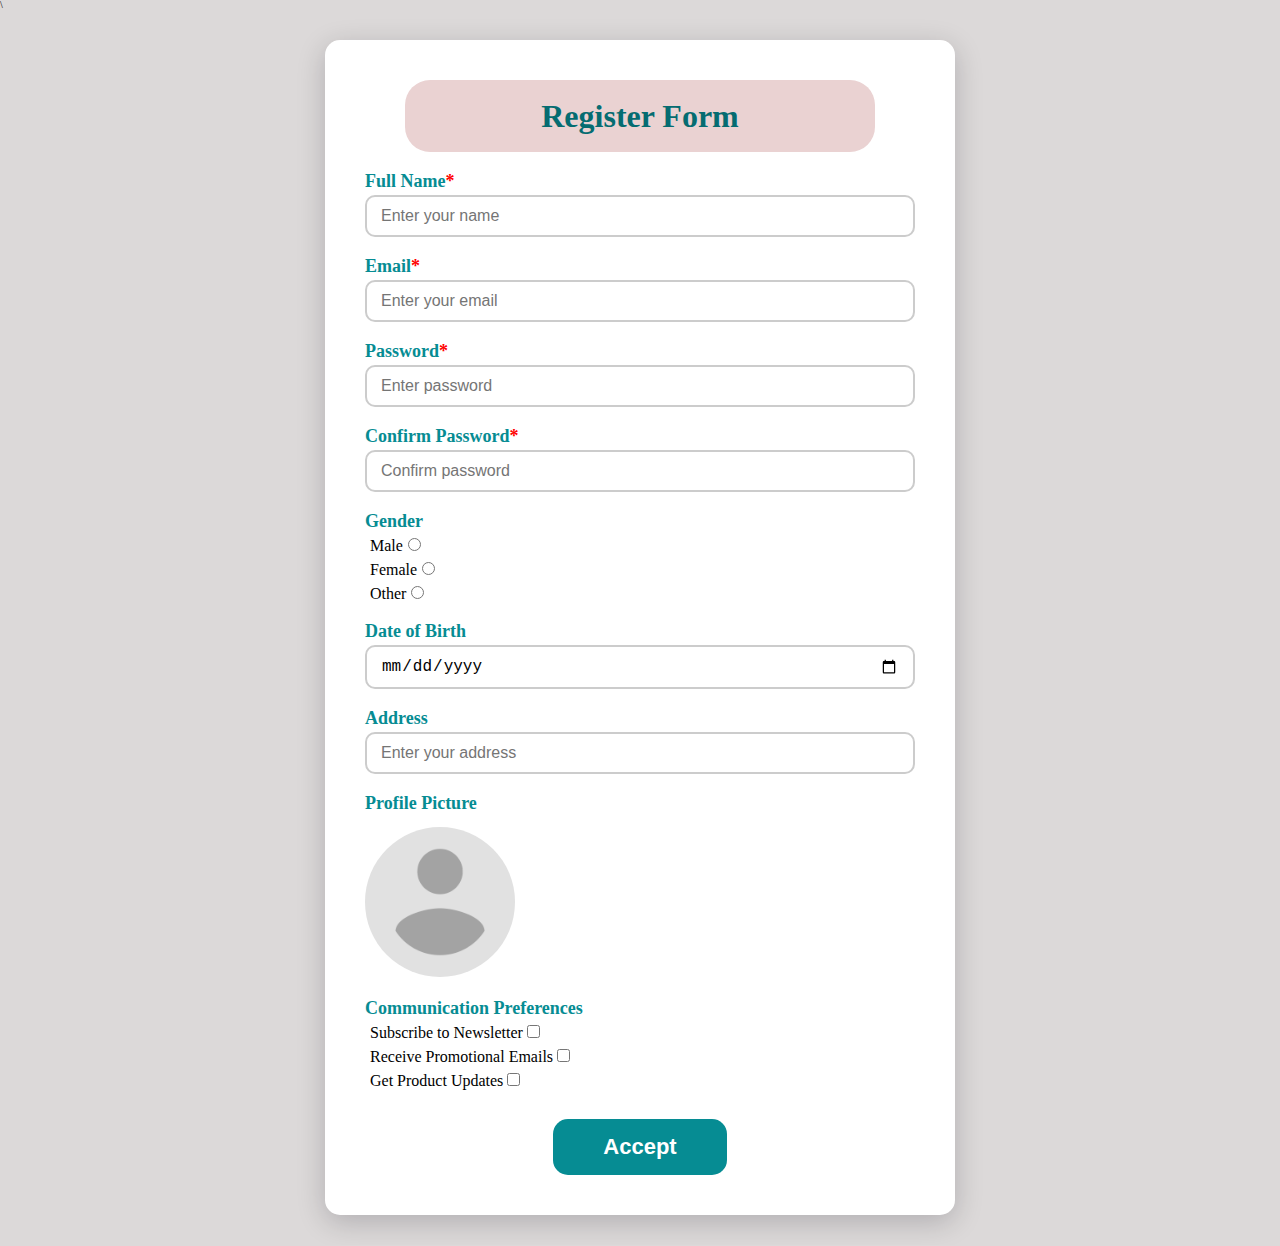
<file: form-interactive.html>
<!DOCTYPE html>
<html lang="en">
  <head>
    <meta charset="UTF-8" />
    <meta name="viewport" content="width=device-width, initial-scale=1.0" />
    <link rel="stylesheet" href="./css/reset.css" />
    \
    <link rel="stylesheet" href="./css/form.css" />
    <title>Form Tương Tác</title>
  </head>
  <body>
    <div class="container">
      <h1 title="Register Form title">Register Form</h1>
      <form action="" class="form" autocomplete="off" spellcheck="false">
        <!-- INPUT FULLNAME -->
        <div class="form-group required">
          <label for="username" class="label">Full Name</label>
          <input
            type="text"
            name="username"
            id="username"
            class="input"
            placeholder="Enter your name"
          />
        </div>

        <!-- INPUT EMAIL -->
        <div class="form-group required">
          <label for="useremail" class="label">Email</label>
          <input
            type="email"
            name="useremail"
            id="useremail"
            class="input"
            placeholder="Enter your email"
          />
        </div>

        <!-- INPUT PASSWORD -->
        <div class="form-group required">
          <label for="password" class="label">Password</label>
          <input
            type="text"
            name="password"
            id="password"
            class="input"
            placeholder="Enter password"
          />
        </div>

        <!-- INPUT CONFIRMPASSWORD -->
        <div class="form-group required">
          <label for="confirmpassword" class="label">Confirm Password</label>
          <input
            type="text"
            name="confrimpassword"
            id="confirmpassword"
            class="input"
            placeholder="Confirm password"
          />
        </div>

        <!-- INPUT GENDER -->
        <div class="form-group radio-group">
          <label class="label">Gender</label>
          <ul>
            <li>
              <label for="male">Male</label
              ><input type="radio" name="gender" id="male" required />
            </li>
            <li>
              <label for="female">Female</label
              ><input type="radio" name="gender" id="female" required />
            </li>
            <li>
              <label for="other">Other</label
              ><input type="radio" name="gender" id="other" required />
            </li>
          </ul>
        </div>

        <!-- INPUT DATE OF BIRTH -->
        <div class="form-group">
          <label for="birth-date" class="label">Date of Birth</label>
          <input type="date" name="birth-date" id="birth-date" class="input" />
        </div>

        <!-- INPUT ADDRESS -->
        <div class="form-group">
          <label for="address" class="label">Address</label>
          <input
            type="text"
            name="address"
            id="address"
            class="input"
            placeholder="Enter your address"
          />
        </div>

        <!-- INPUT AVATAR -->
        <div class="form-group checkbox-group">
          <label for="avatar-input" class="label">Profile Picture</label>
          <label for="avatar-input" class="avatar-input"
            ><img
              class="img-avatar"
              src="./img/img_avatar_placeholder.png"
              alt=""
          /></label>
          <input
            type="file"
            name="avatar"
            id="avatar-input"
            class="avatar-input"
            accept="image/*"
            hidden
          />
        </div>

        <!-- IMPUT COMMUNICATION PREFERENCES -->
        <div class="form-group">
          <label for="communication" class="label"
            >Communication Preferences</label
          >
          <ul>
            <li>
              <label>Subscribe to Newsletter<input type="checkbox" /></label>
            </li>
            <li>
              <label>Receive Promotional Emails<input type="checkbox" /></label>
            </li>
            <li>
              <label>Get Product Updates<input type="checkbox" /></label>
            </li>
          </ul>
        </div>

        <!-- BUTTON SUBMIT -->
        <div class="form-group">
          <button type="submit" class="btn">Accept</button>
        </div>
      </form>
    </div>
  </body>
</html>
</file>
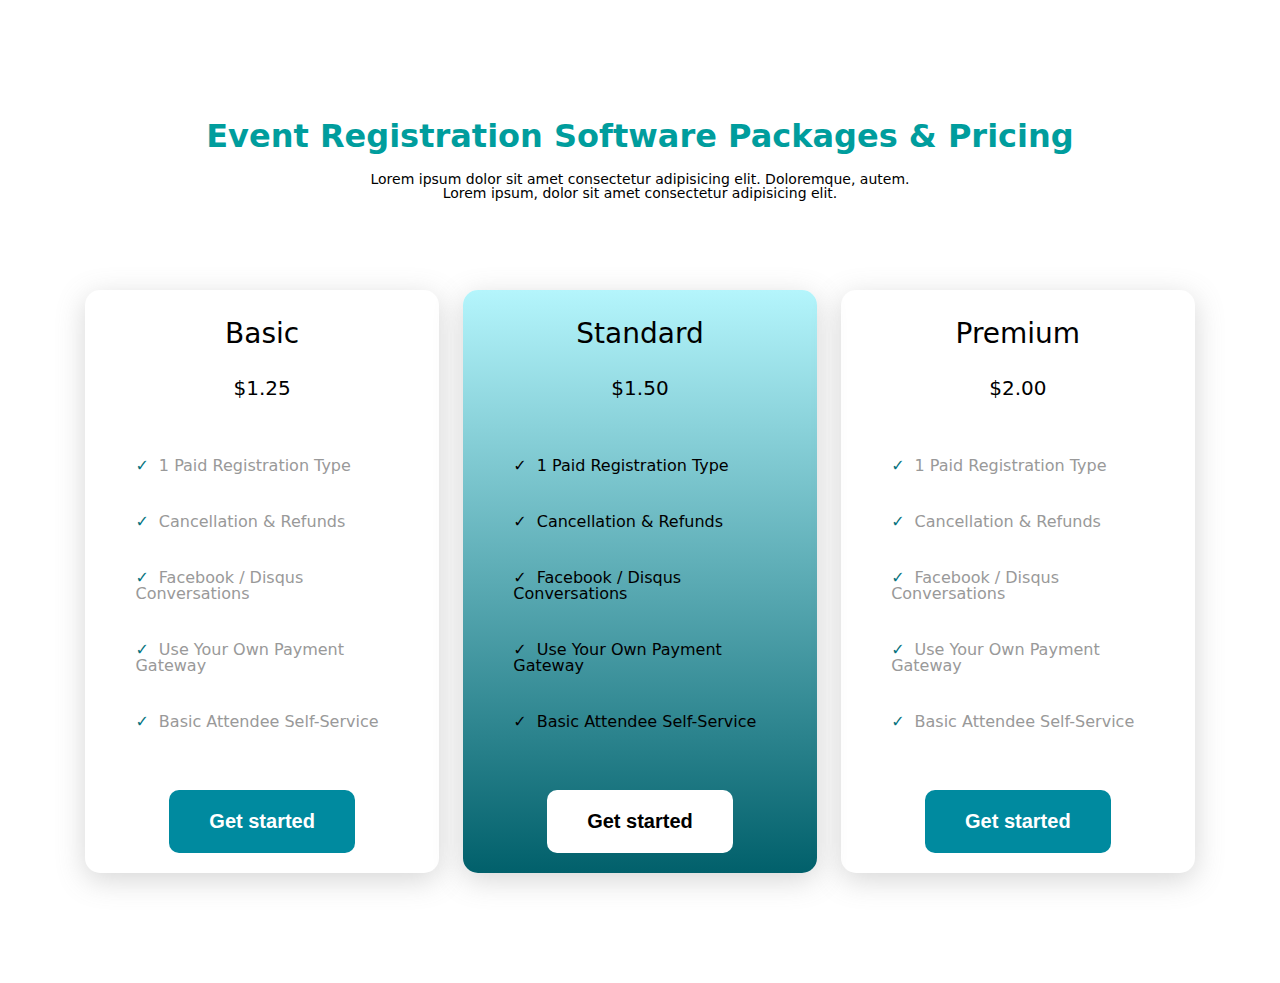
<file: pricing-table.html>
<!DOCTYPE html>
<html lang="en">
  <head>
    <meta charset="UTF-8" />
    <meta name="viewport" content="width=device-width, initial-scale=1.0" />
    <link rel="stylesheet" href="./css/reset.css" />
    <link rel="stylesheet" href="./css/pricing-table.css" />
    <title>Pricing Table</title>
  </head>
  <body>
    <div class="wrapper">
      <div class="header">
        <h1 title="Pricing title">Event Registration Software Packages & Pricing</h1>
        <p>
          Lorem ipsum dolor sit amet consectetur adipisicing elit. Doloremque,
          autem. <br />
          Lorem ipsum, dolor sit amet consectetur adipisicing elit.
        </p>
      </div>
      <div class="container">
        <!-- Basic container -->
        <div class="article">
          <h2>Basic</h2>
          <h3>$1.25</h3>
          <ul>
            <li>1 Paid Registration Type</li>
            <li>Cancellation & Refunds</li>
            <li>Facebook / Disqus Conversations</li>
            <li>Use Your Own Payment Gateway</li>
            <li>Basic Attendee Self-Service</li>
          </ul>
          <button class="btn" type="button">Get started</button>
        </div>
        <!-- Standard container -->
        <div class="article">
          <h2>Standard</h2>
          <h3>$1.50</h3>
          <ul>
            <li>1 Paid Registration Type</li>
            <li>Cancellation & Refunds</li>
            <li>Facebook / Disqus Conversations</li>
            <li>Use Your Own Payment Gateway</li>
            <li>Basic Attendee Self-Service</li>
          </ul>
          <button class="btn" type="button">Get started</button>
        </div>
        <!-- Premium Container -->
        <div class="article">
          <h2>Premium</h2>
          <h3>$2.00</h3>
          <ul>
            <li>1 Paid Registration Type</li>
            <li>Cancellation & Refunds</li>
            <li>Facebook / Disqus Conversations</li>
            <li>Use Your Own Payment Gateway</li>
            <li>Basic Attendee Self-Service</li>
          </ul>
          <button class="btn" type="button">Get started</button>
        </div>
      </div>
    </div>
  </body>
</html>
</file>
<file: css/form.css>
html {
  font-size: 62.5%;
}

body {
  background-color: #dcd9d9;
}

.container {
  padding: 4rem;
  max-width: 55rem;
  margin: 3rem auto;
  background-color: #fff;
  border-radius: 1.5rem;
  box-shadow: rgba(7, 7, 22, 0.2) 0 0.7rem 2.9rem 0;
}

h1 {
  font-size: 3.2rem;
  font-weight: 800;
  text-align: center;
  margin: 0 4rem;
  padding: 2rem 4rem;
  color: #056c71;
  background-color: #ead2d2;
  border-radius: 2.5rem;
}

.label {
  display: block;
  font-size: 1.8rem;
  margin: 2rem 0 0.5rem;
  font-weight: 700;
  color: #068c93;
  cursor: pointer;
}

.required label::after {
  content: "*";
  color: red;
}

.input {
  width: 100%;
  padding: 1rem 1.4rem;
  border: 0.2rem solid #ccc;
  border-radius: 1rem;
  font-size: 1.6rem;
  box-sizing: border-box;
}

.input:hover {
  border: 0.2rem solid #08777d;
}

input:invalid {
  border: 0.2rem solid red;
}

li {
  font-size: 1.6rem;
  margin: 0.5rem;
}

.img-avatar {
  margin-top: 1rem;
  width: 15rem;
  height: 15rem;
  cursor: pointer;
  user-select: none;
  border-radius: 50%;
}

.btn {
  display: block;
  margin: 3rem auto 0;
  padding: 1.5rem 5rem;
  font-size: 2.2rem;
  font-weight: 600;
  border-radius: 1.5rem;
  border: none;
  background-color: #068c93;
  color: #fff;
  cursor: pointer;
}

.btn:hover {
  color: #08777d;
  background-color: #b3d9e7;
}

.btn:active {
  color: #b3d9e7;
  background-color: #056c71;
}

.container:focus-within {
  border: 0.2rem solid #08777d;
  box-shadow: rgba(0, 165, 165, 0.3) 0 0.7rem 2.9rem 0;
}
</file>
<file: css/pricing-table.css>
html {
  font-family: system-ui, -apple-system, BlinkMacSystemFont, "Segoe UI", Roboto,
    Oxygen, Ubuntu, Cantarell, "Open Sans", "Helvetica Neue", sans-serif;
  font-size: 62.5%;
}

* {
  box-sizing: border-box;
}

.wrapper {
  box-sizing: border-box;
  max-width: 130rem;
  margin: 5rem auto 3rem;
  padding: 4rem;
  font-size: 1.4rem;
}

.container {
  box-sizing: border-box;
  text-align: center;
  margin: 3rem;
}

.header {
  text-align: center;
  margin-bottom: 8rem;
}

h1 {
  font-size: 3.2rem;
  font-weight: 800;
  color: rgb(0, 157, 157);
  padding: 3rem 3rem 0 3rem;
  margin: 0 1rem 2rem;
}

h2 {
  font-size: 2.8rem;
  font-weight: 500;
  padding: 1rem;
}

h3 {
  margin-top: 2rem;
  font-size: 2rem;
  font-weight: 500;
}

.article {
  display: inline-block;
  width: 31%;
  text-align: center;
  padding: 2rem 4rem;
  margin: 1rem;
  border-radius: 1.5rem;
  box-shadow: rgba(120, 120, 120, 0.3) 0 0.7rem 2.9rem 0;
}

ul {
  text-align: left;
  padding: 4rem 1rem;
  font-size: 1.6rem;
}

li {
  padding: 2rem 0;
  color: #999;
}

.btn {
  font-size: 2rem;
  font-weight: 600;
  padding: 2rem 4rem;
  border: none;
  border-radius: 1rem;
  background-color: #008a9f;
  color: white;
}

.btn:hover {
  cursor: pointer;
  background-color: #b4f5fc;
  color: #01606b;
}

.btn:active {
  background-color: #01606b;
  color: #b4f5fc;
}

/* HOVER TẠO HIỆU ỨNG NỔI */
.article:hover {
  transform: translateY(-1rem);
  border: 0.1rem solid #01606b;
  box-shadow: rgba(1, 125, 207, 0.5) 0 0.7rem 2.9rem 0;
}

/* LÀM NỔI BẬT NTH-CHILD(2) */
.container .article:nth-child(2) {
  background: linear-gradient(#b4f5fc, #01606b);
  color: #000;
}

.article:nth-child(2) li,
.article:nth-child(2) ul > li::before {
  color: #000;
}

.article:nth-child(2) .btn {
  color: #000;
  background-color: #fff;
}

.article:nth-child(2) .btn:hover {
  color: #000;
  background-color: #b4f5fc;
}

.article:nth-child(2) .btn:active {
  color: #fff;
  background-color: #01606b;
}

/* THÊM ICON CHECK TRƯỚC LI */
ul > li::before {
  content: "\2713";
  margin-right: 1rem;
  color: #067380;
  font-weight: 600;
}
</file>
